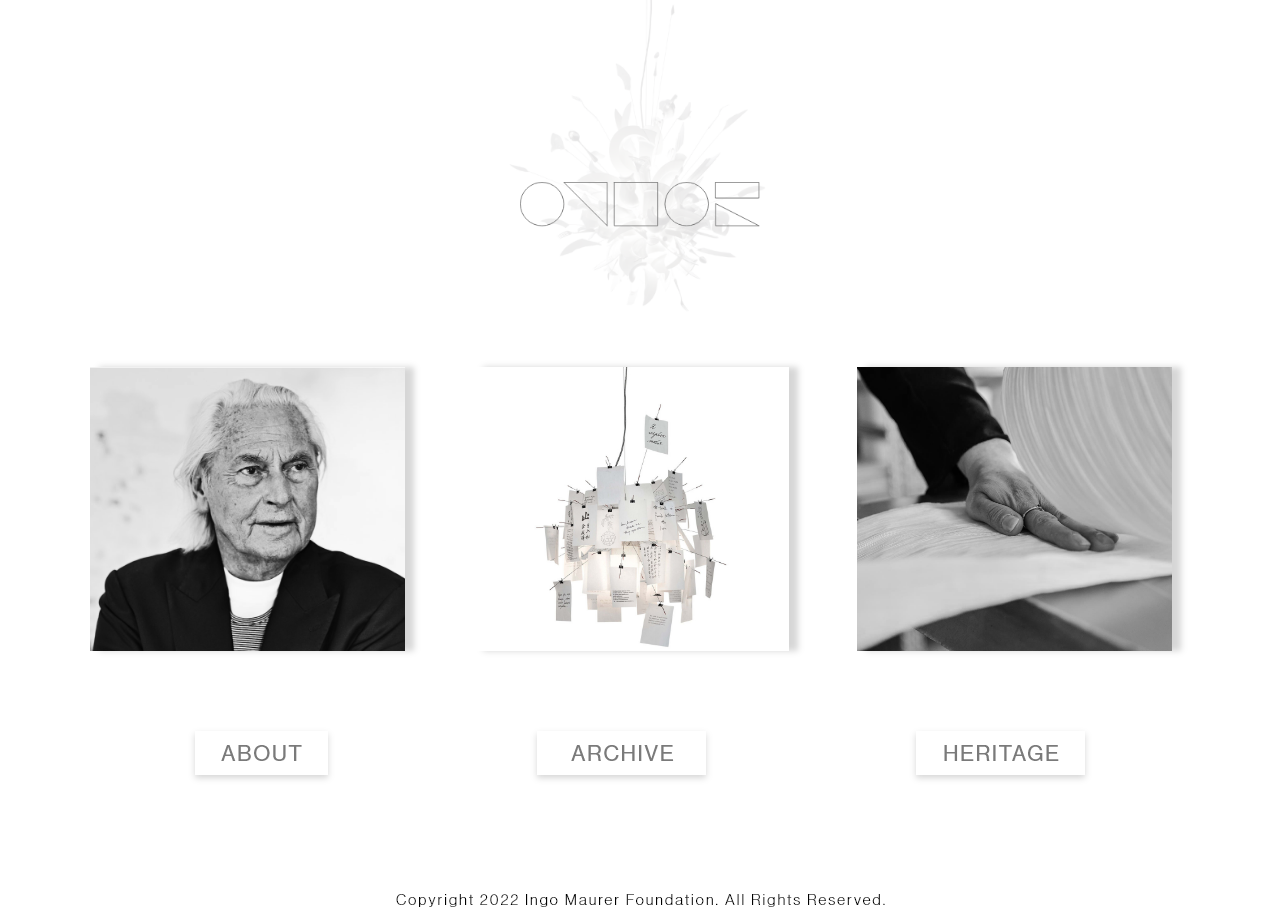
<file: index.html>
<!DOCTYPE html>
<html lang="ko">
<head>
    <meta charset="UTF-8">
    <meta http-equiv="X-UA-Compatible" content="IE=edge">
    <meta name="viewport" content="width=device-width, initial-scale=1.0">
    <title>Designer : Ingo Maurer</title> <link rel="stylesheet" href="master.css">
</head>
<body>
    </div>
    <div class="cont">
        <div class="wrap">
            <div class="box0 box1">
                <img src="img1/pg1_ 01.png">
            </div>
            <div class="box0 box2">
                <a href="sub01.html"><img src="img1/pg1_02.png"></a>
                <a href="sub02.html"><img src="img1/pg1_03.png"></a>
                <a href="sub03.html"><img src="img1/pg1_04.png"></a>
            </div>
            <div class="box0 box3">
                <a href="sub01.html"><img src="img1/pg1_06.png"></a>
                <a href="sub02.html"><img src="img1/pg1_07.png"></a>
                <a href="sub03.html"><img src="img1/pg1_08.png"></a>
            </div>
            <div class="box0 box4">
                <img src="img1/pg1_09.png">
            </div>
        </div>
    </div>
</body>
</html>
</file>
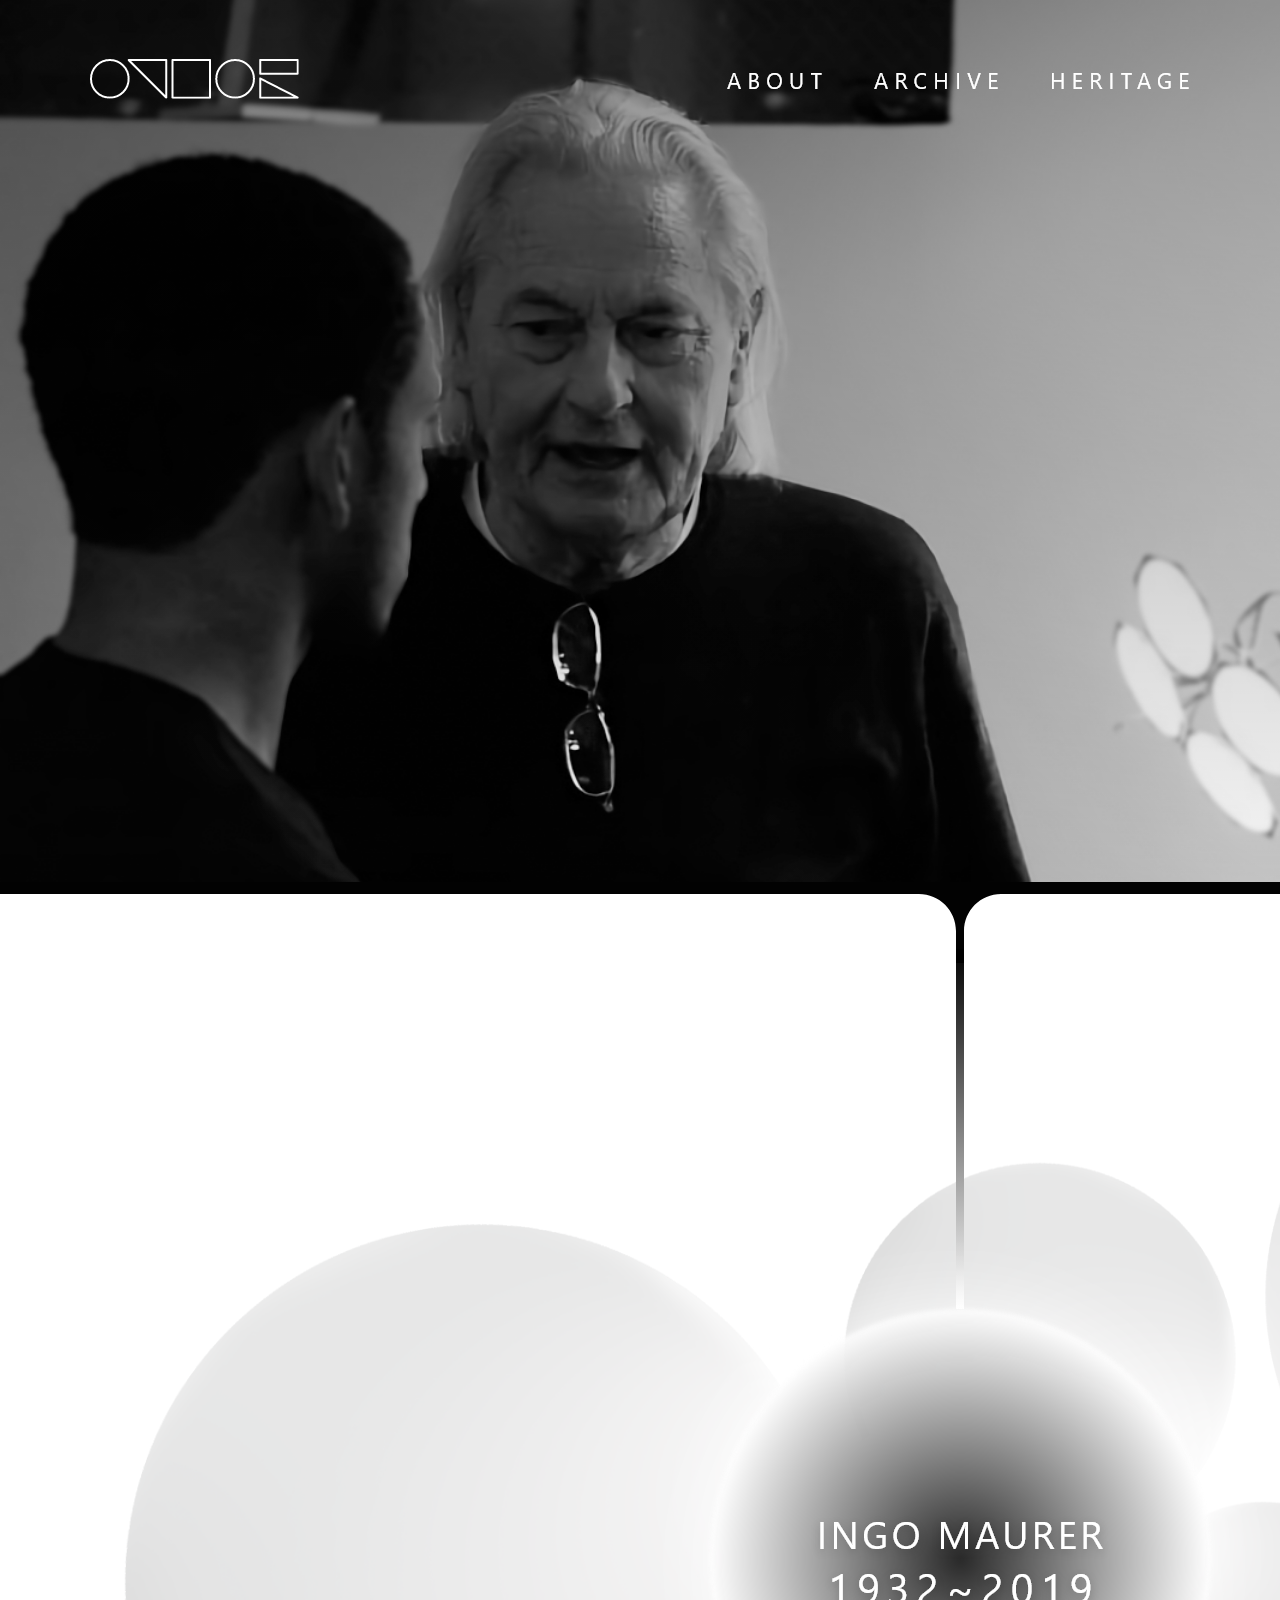
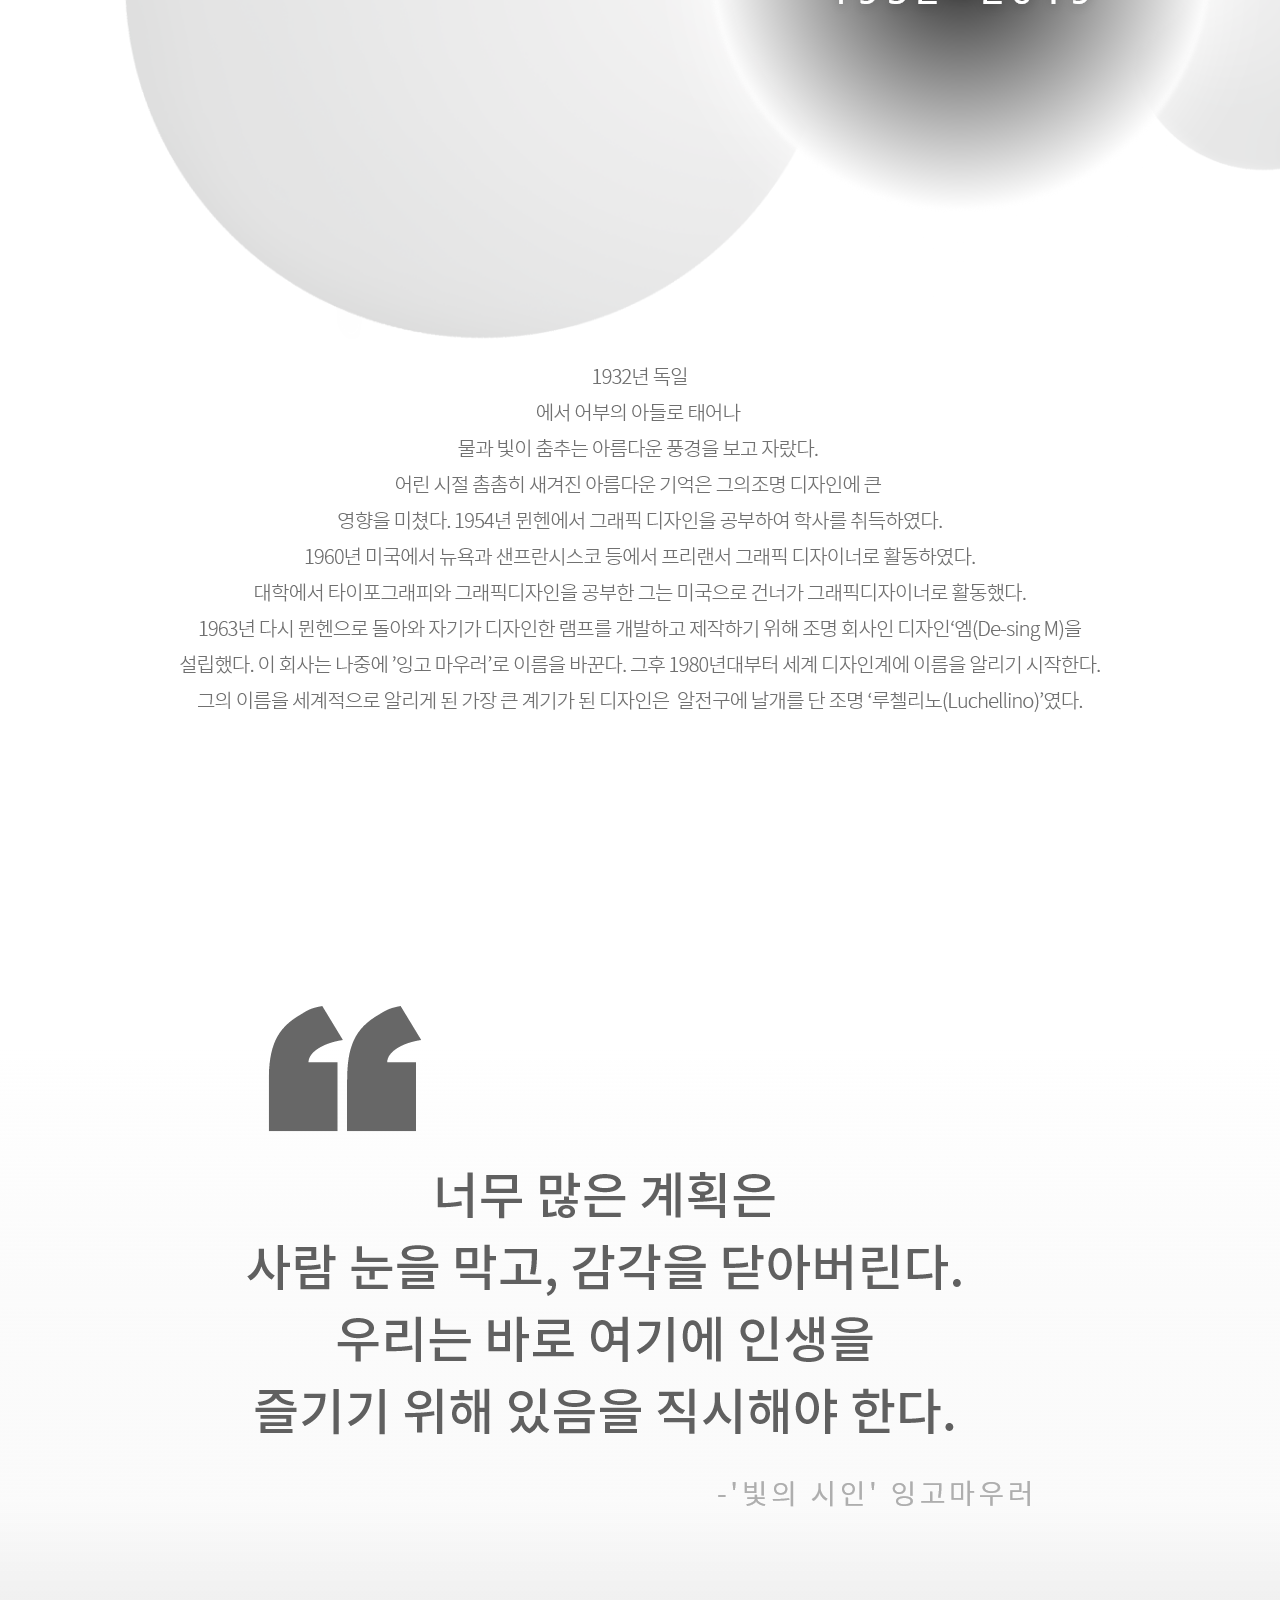
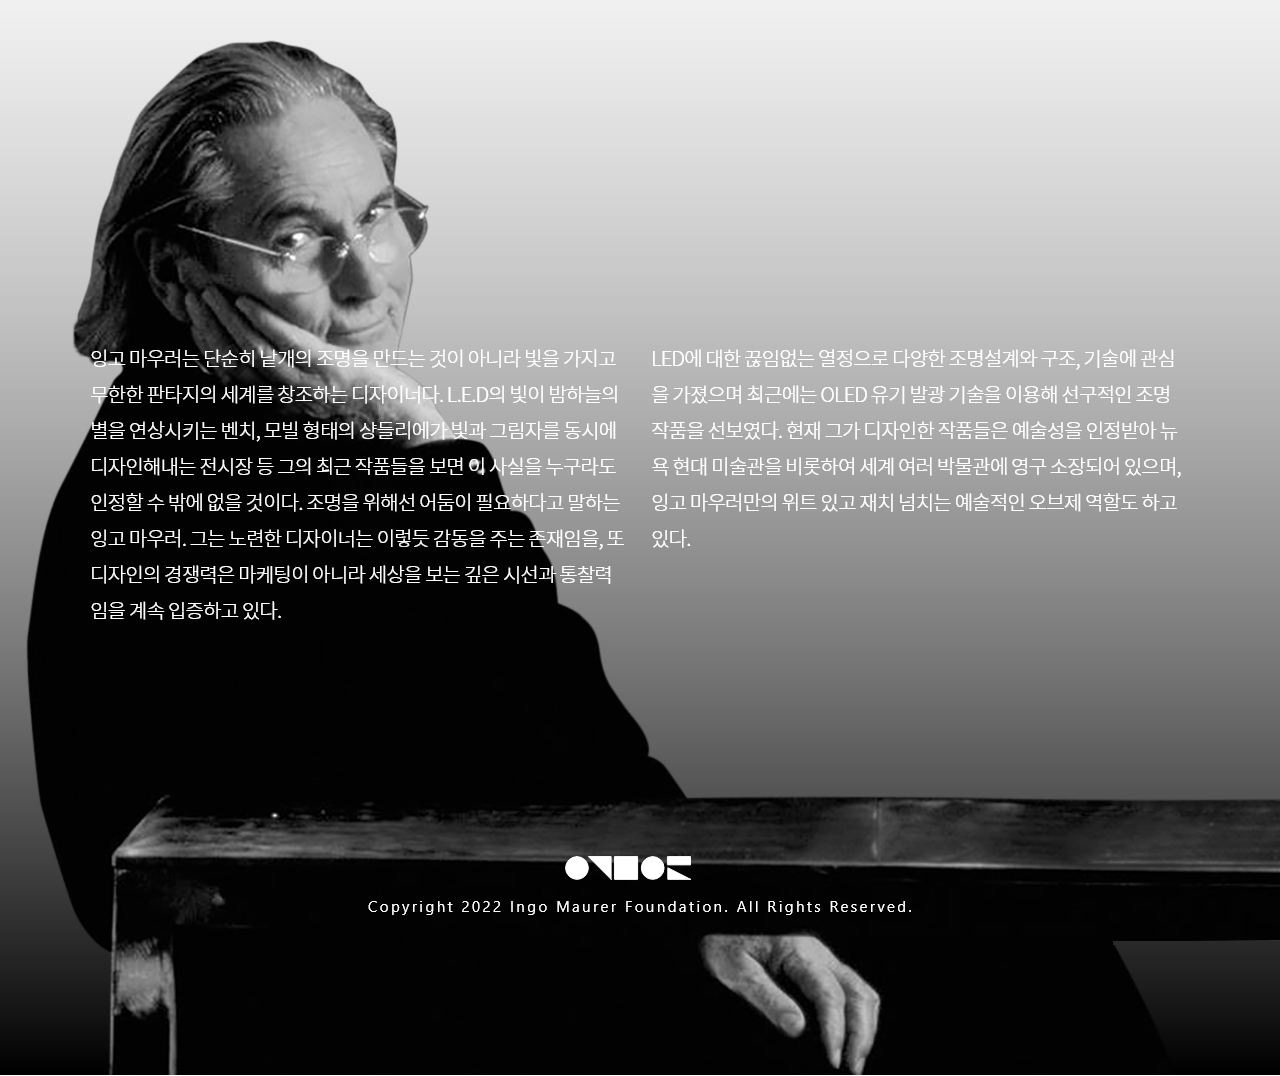
<file: sub01.html>
<!DOCTYPE html>
<html lang="ko">
<head>
    <meta charset="UTF-8">
    <meta http-equiv="X-UA-Compatible" content="IE=edge">
    <meta name="viewport" content="width=device-width, initial-scale=1.0">
    <title>About : Ingo Maurer</title> <link rel="stylesheet" href="master.css">
</head>
<body>
    <section>
        <div class="s01_b00 s01_b01">
            <nav>
                <ul>
                    <li class="bt00"><a href="index.html"><img src="sub1/m01.png"></a></li>
                    <li class="bt99"></li>
                    <li class="bt01"><a href="sub01.html"><img src="sub1/m02.png"></a></li>
                    <li class="bt02"><a href="sub02.html"><img src="sub1/m03.png"></a></li>
                    <li class="bt03"><a href="sub03.html"><img src="sub1/m04.png"></a></li>
                </ul>
            </nav>
        </div>
        <div class="s01_b00 s01_b02">
            <img src="sub1/s01_02.png">
        </div>
        <div class="s01_b00 s01_b03"></div>
        <div class="s01_b00 s01_b04">
            <img src="sub1/s01_03.png">
        </div>
        <div class="s01_b00 s01_b05"></div>
        <div class="s01_b00 s01_b06">
            <img src="sub1/s01_04.png" alt="">
        </div>
        <div class="s01_b00 s01_b07"></div>
        <div class="s01_b00 s01_b08">
            <img src="sub1/s01_05.png">
        </div>
        <div class="s01_b00 s01_b09"></div>

        <div class="ft">
            <img src="sub1/s01_06.png">
        </div>
    </section>
</body>



</html>
</file>
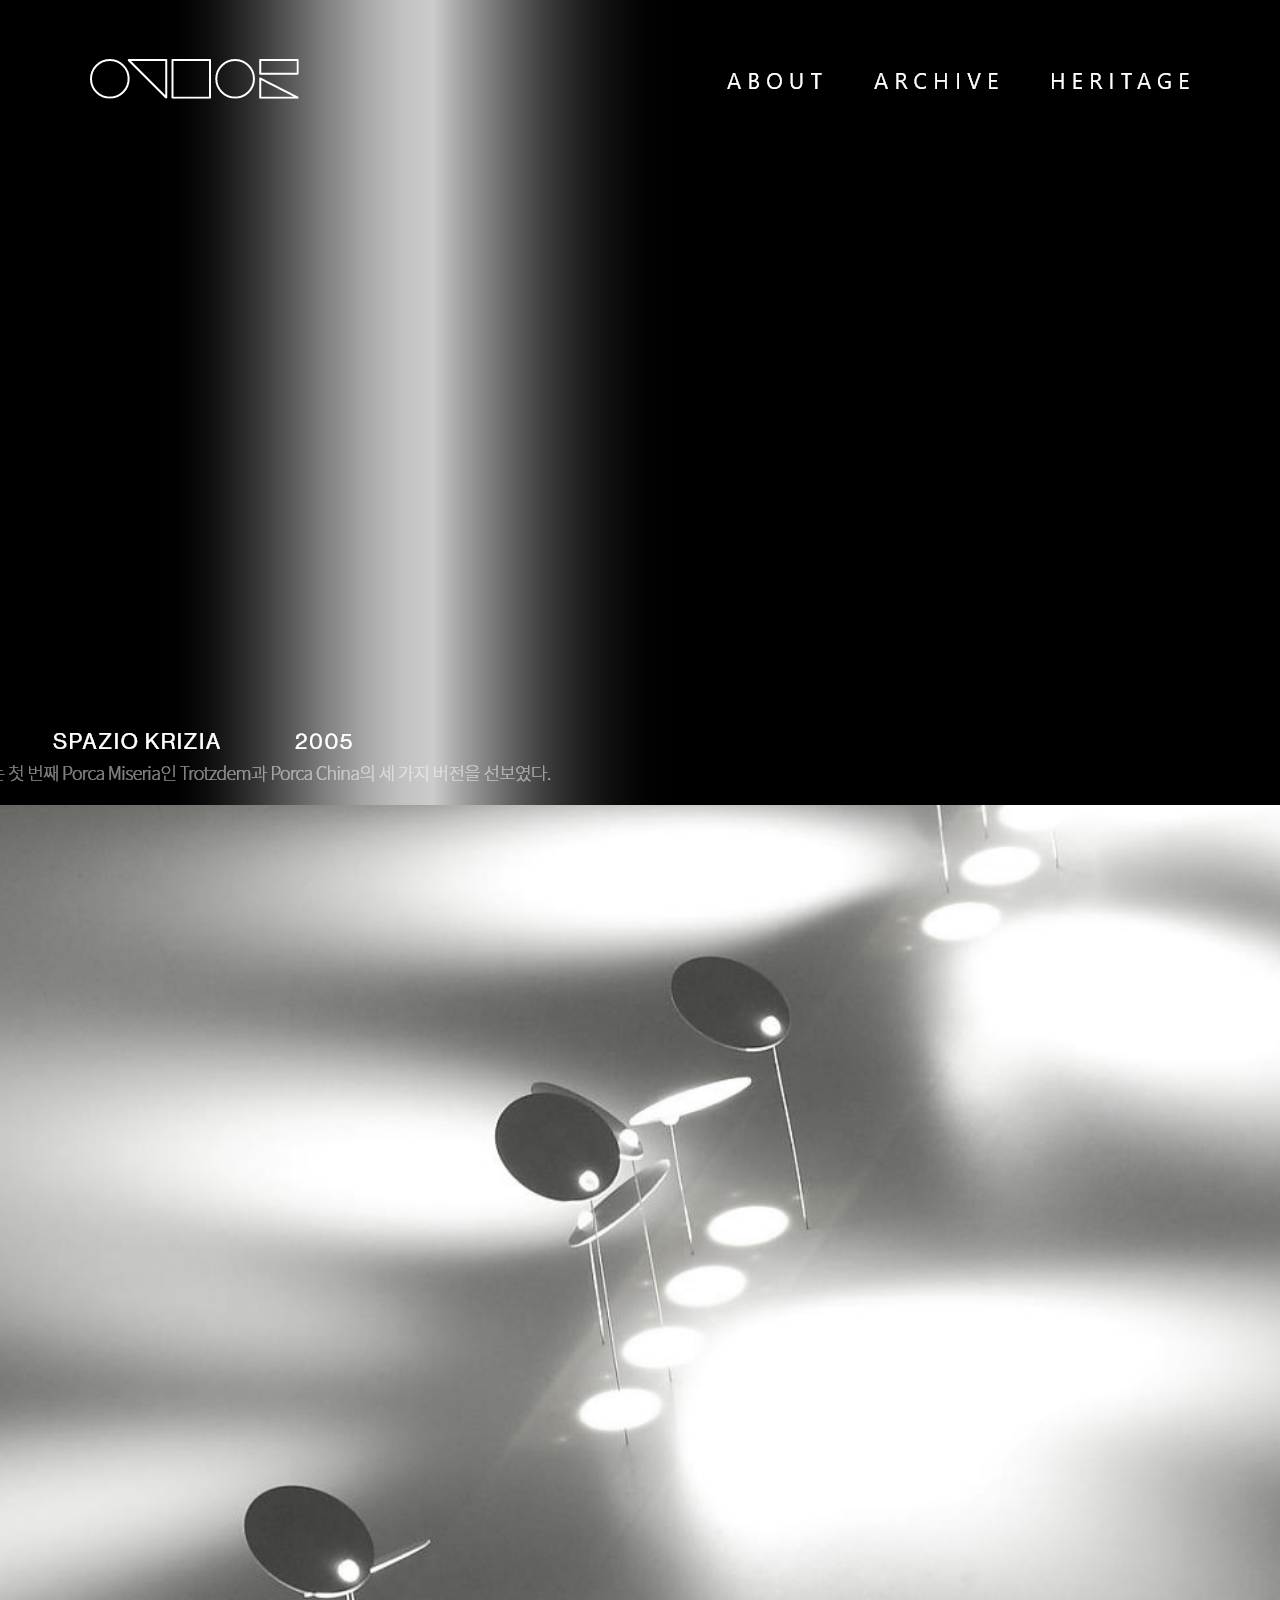
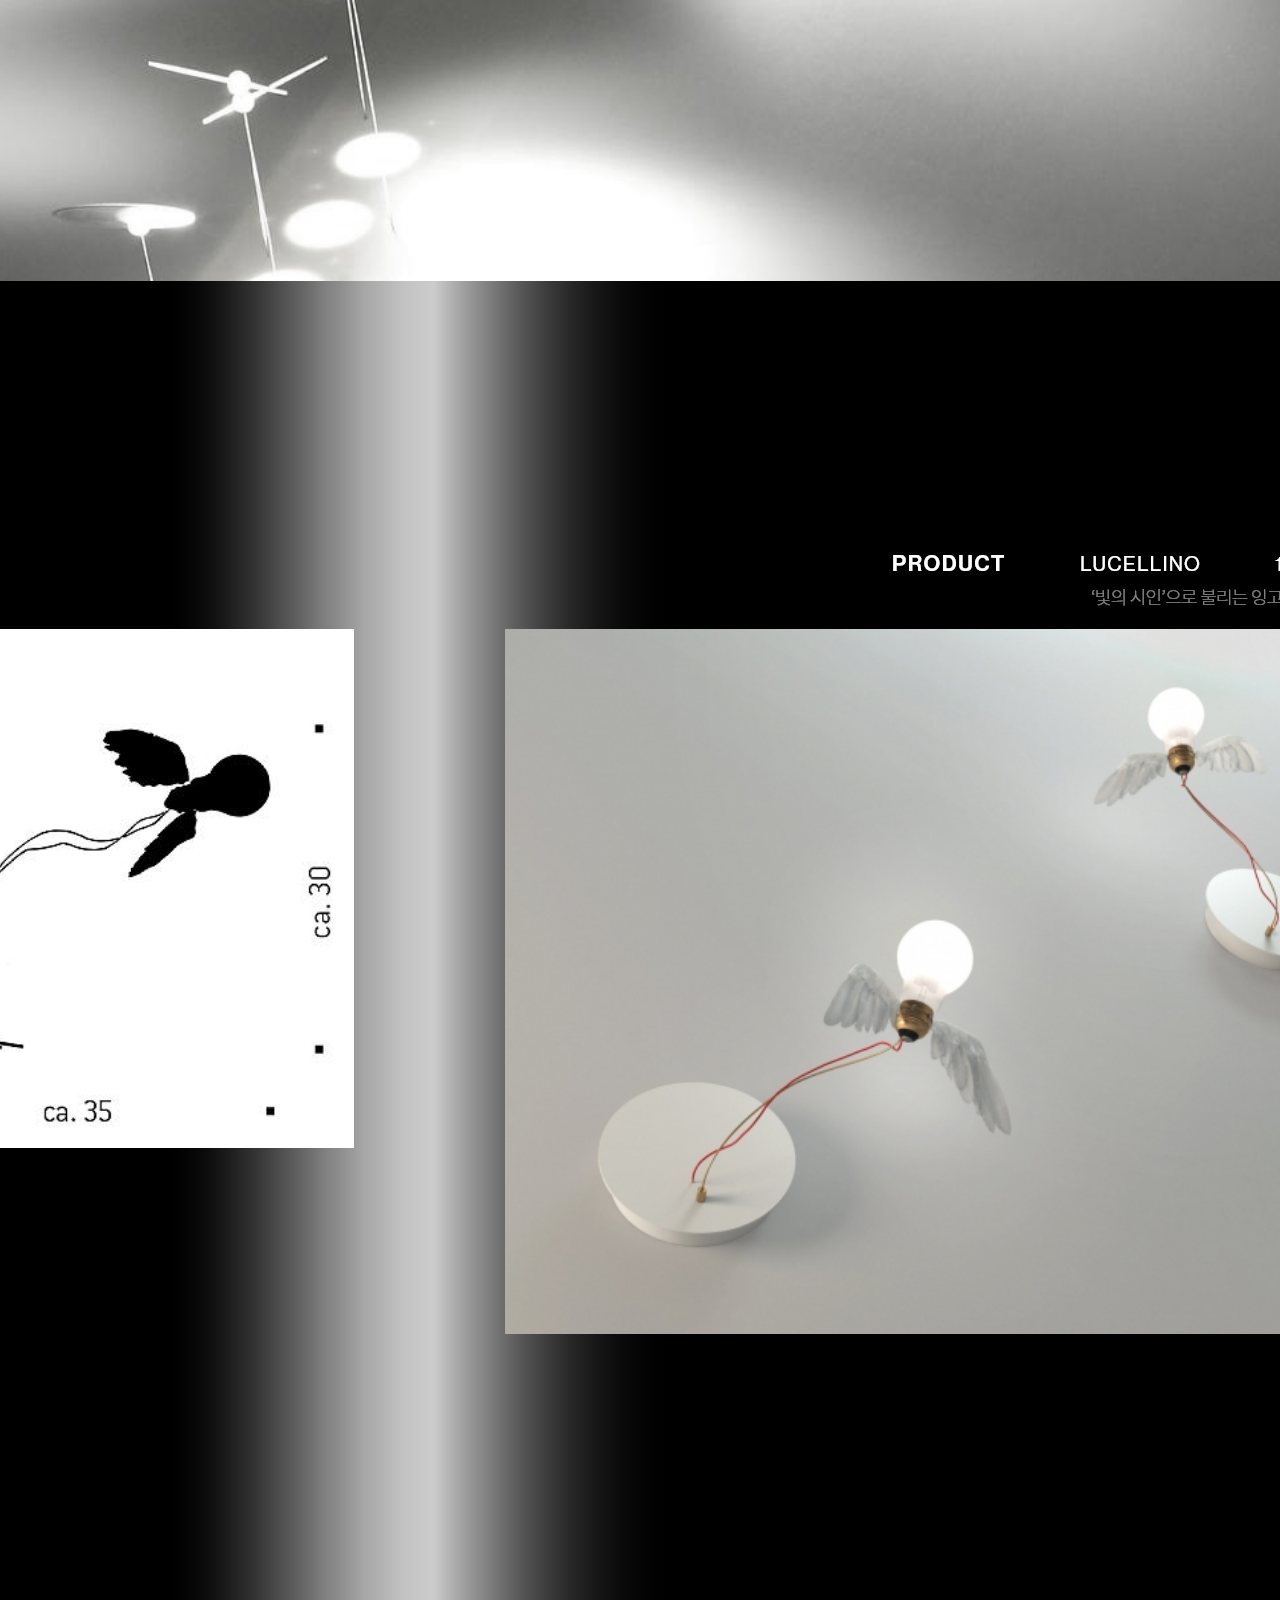
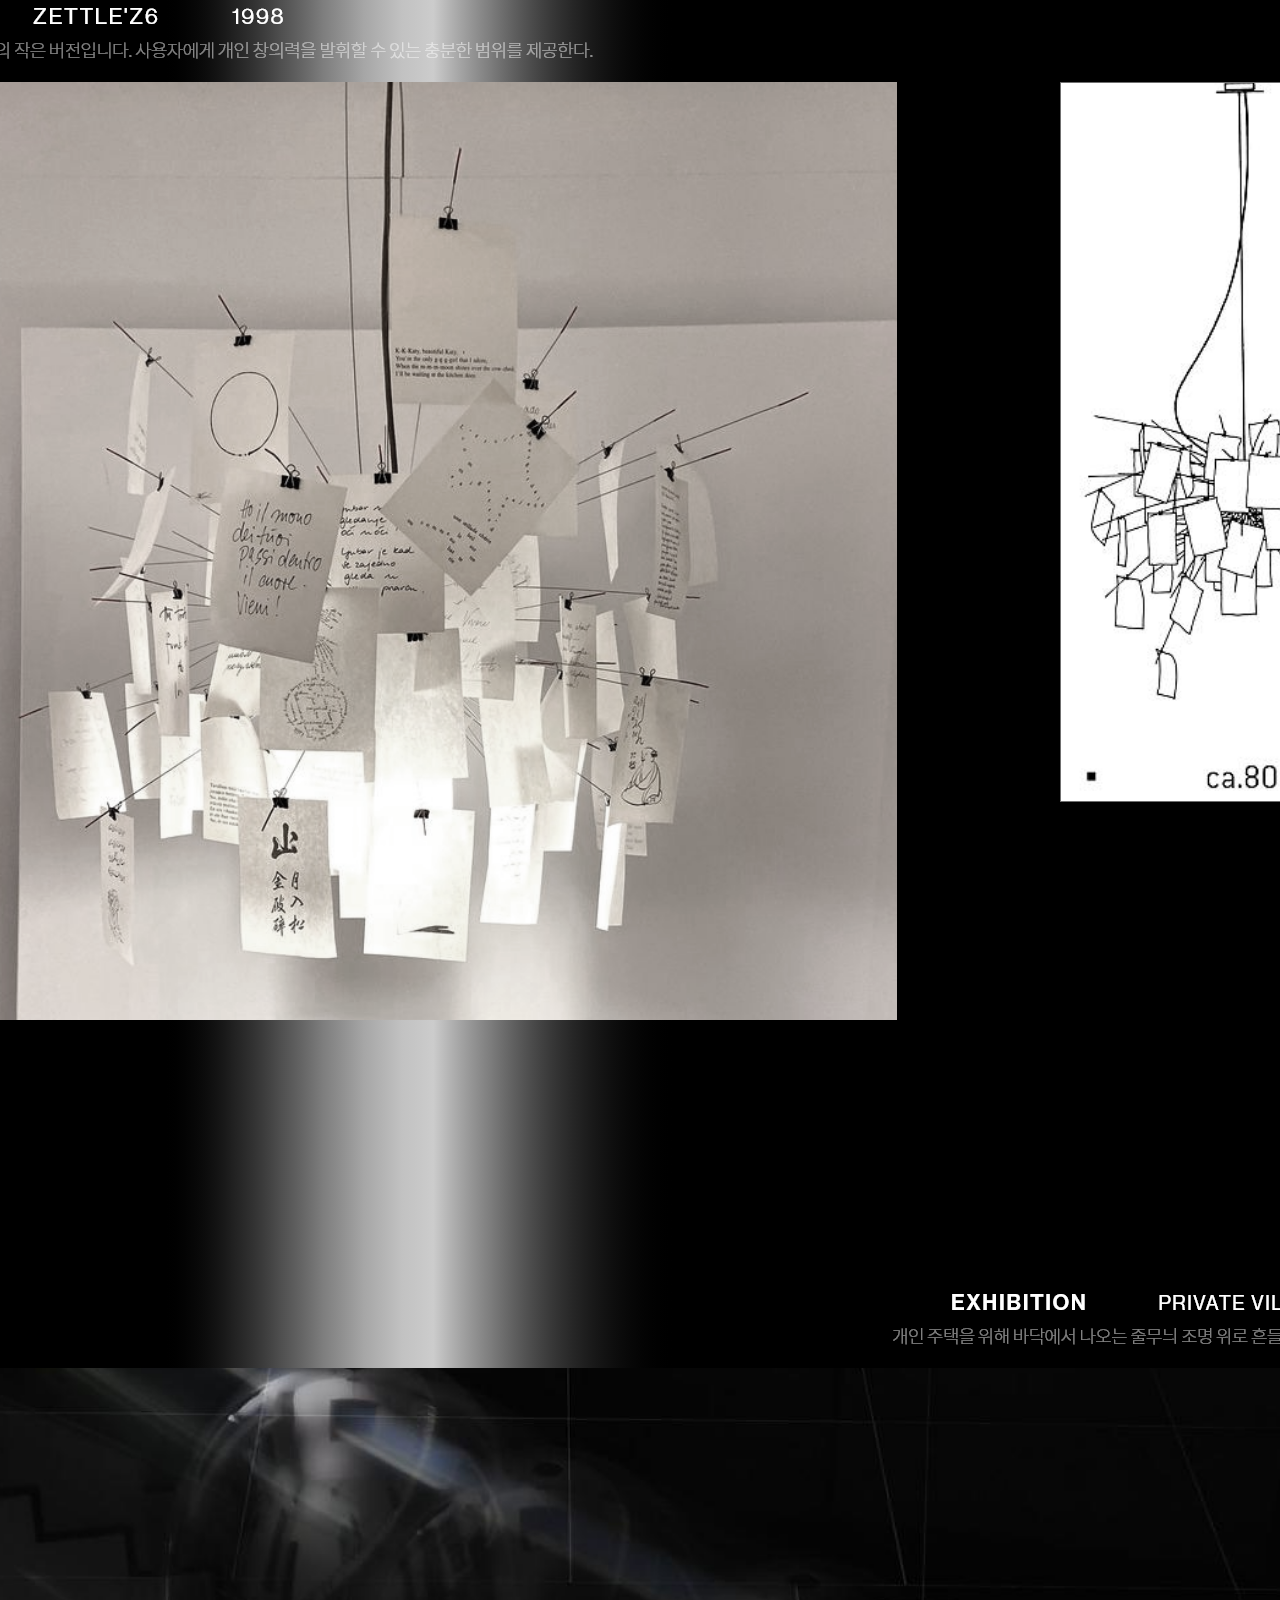
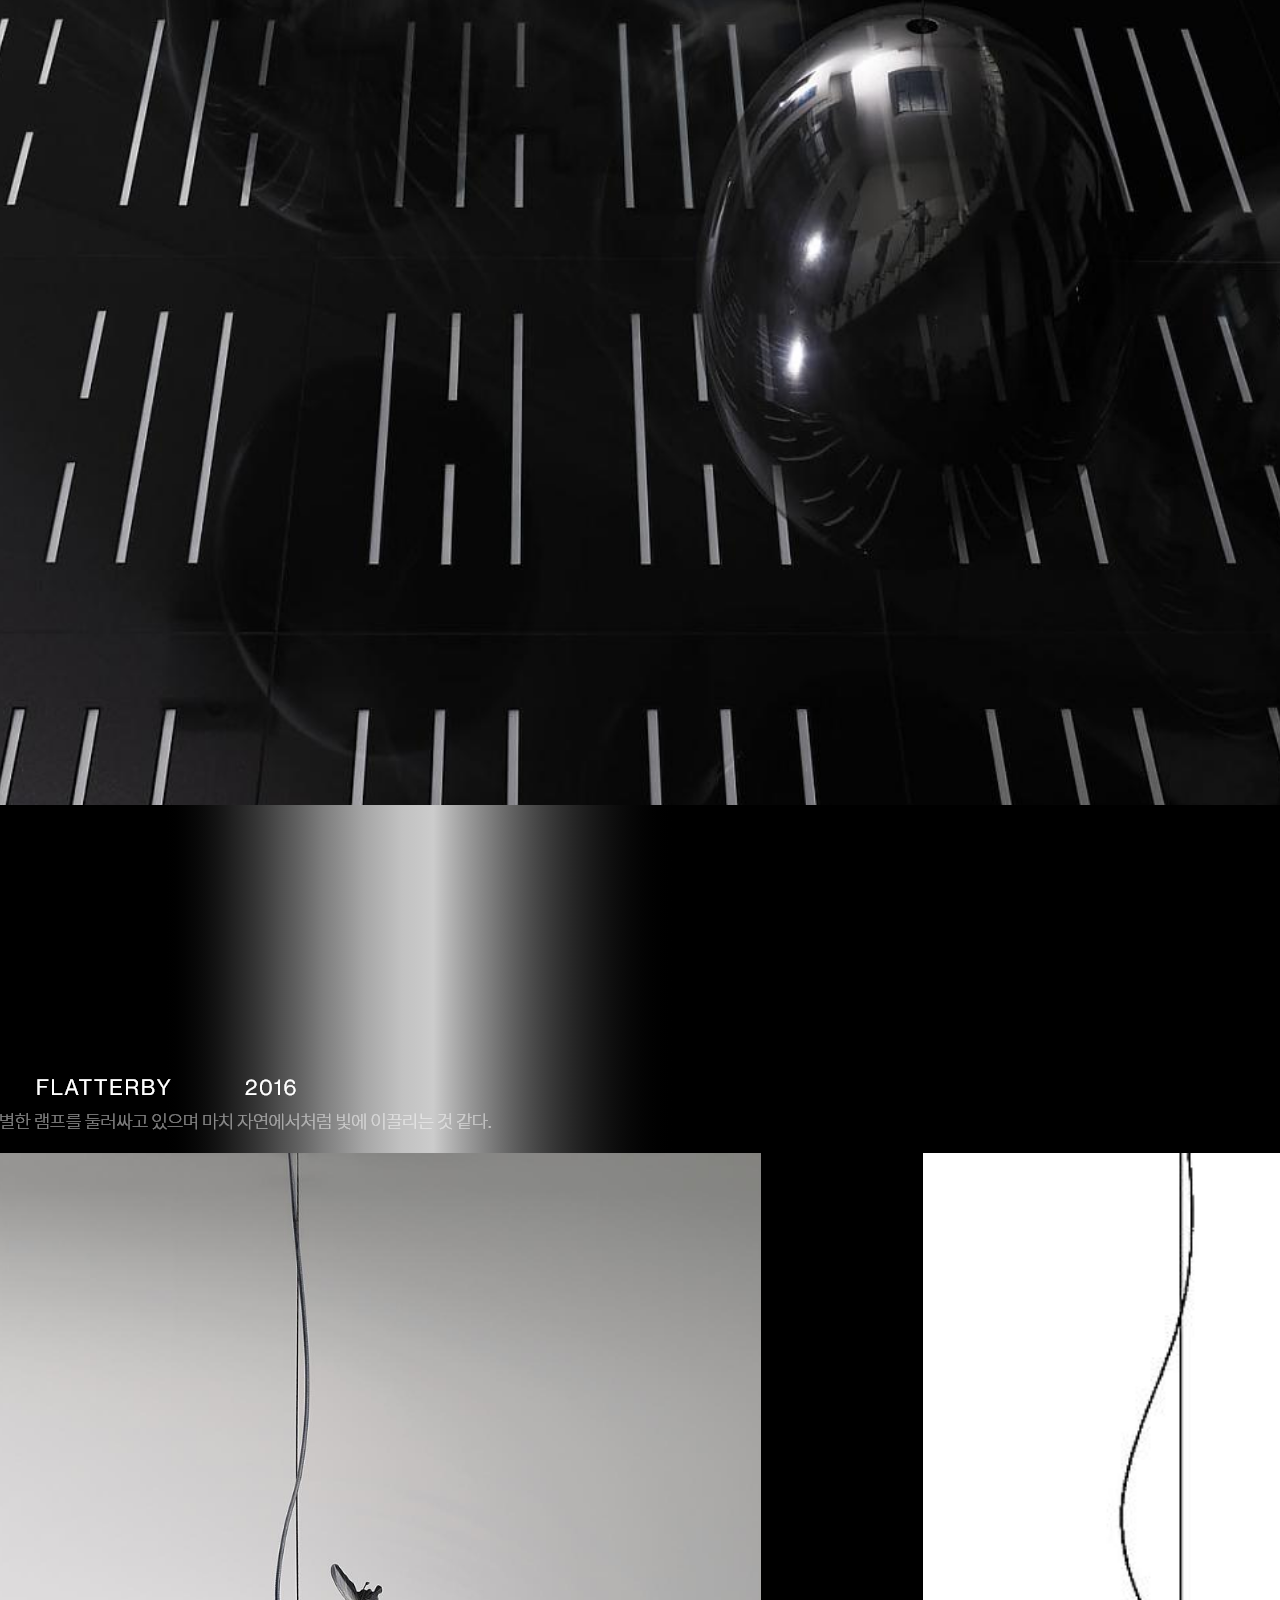
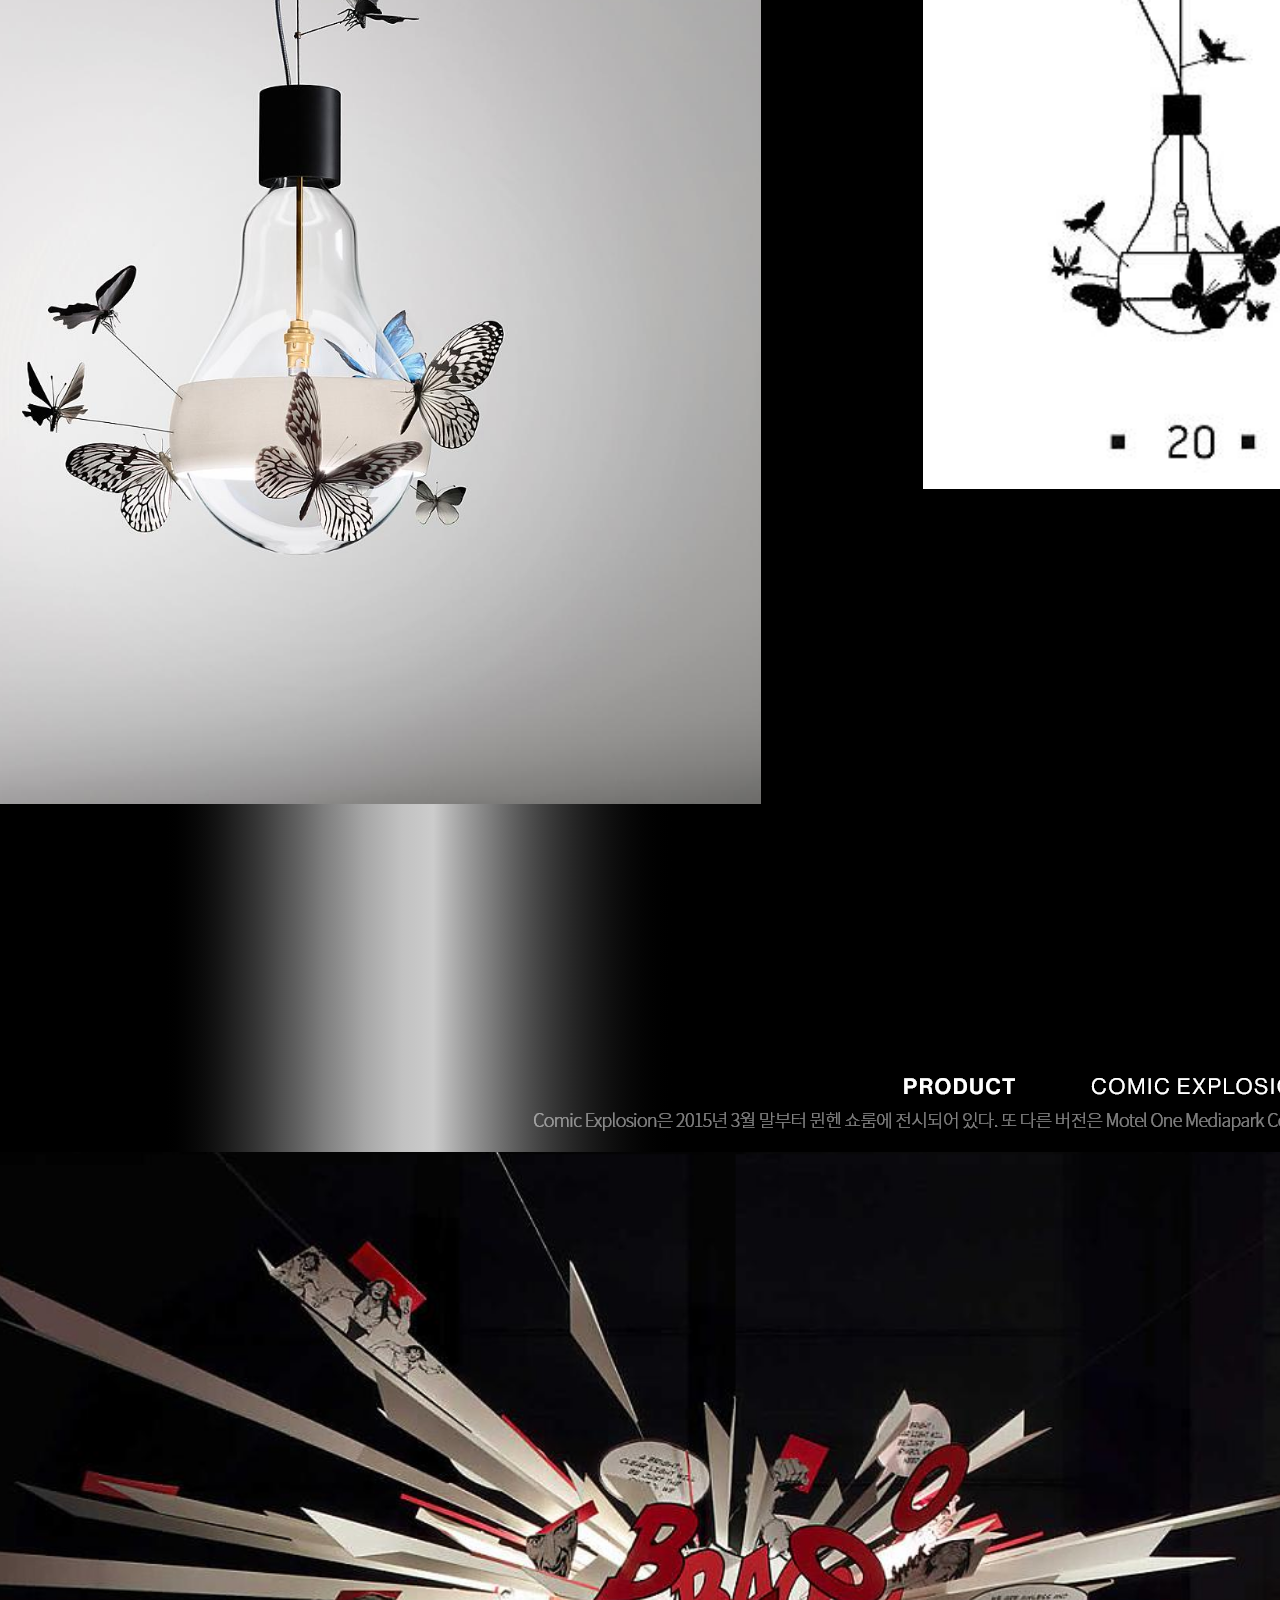
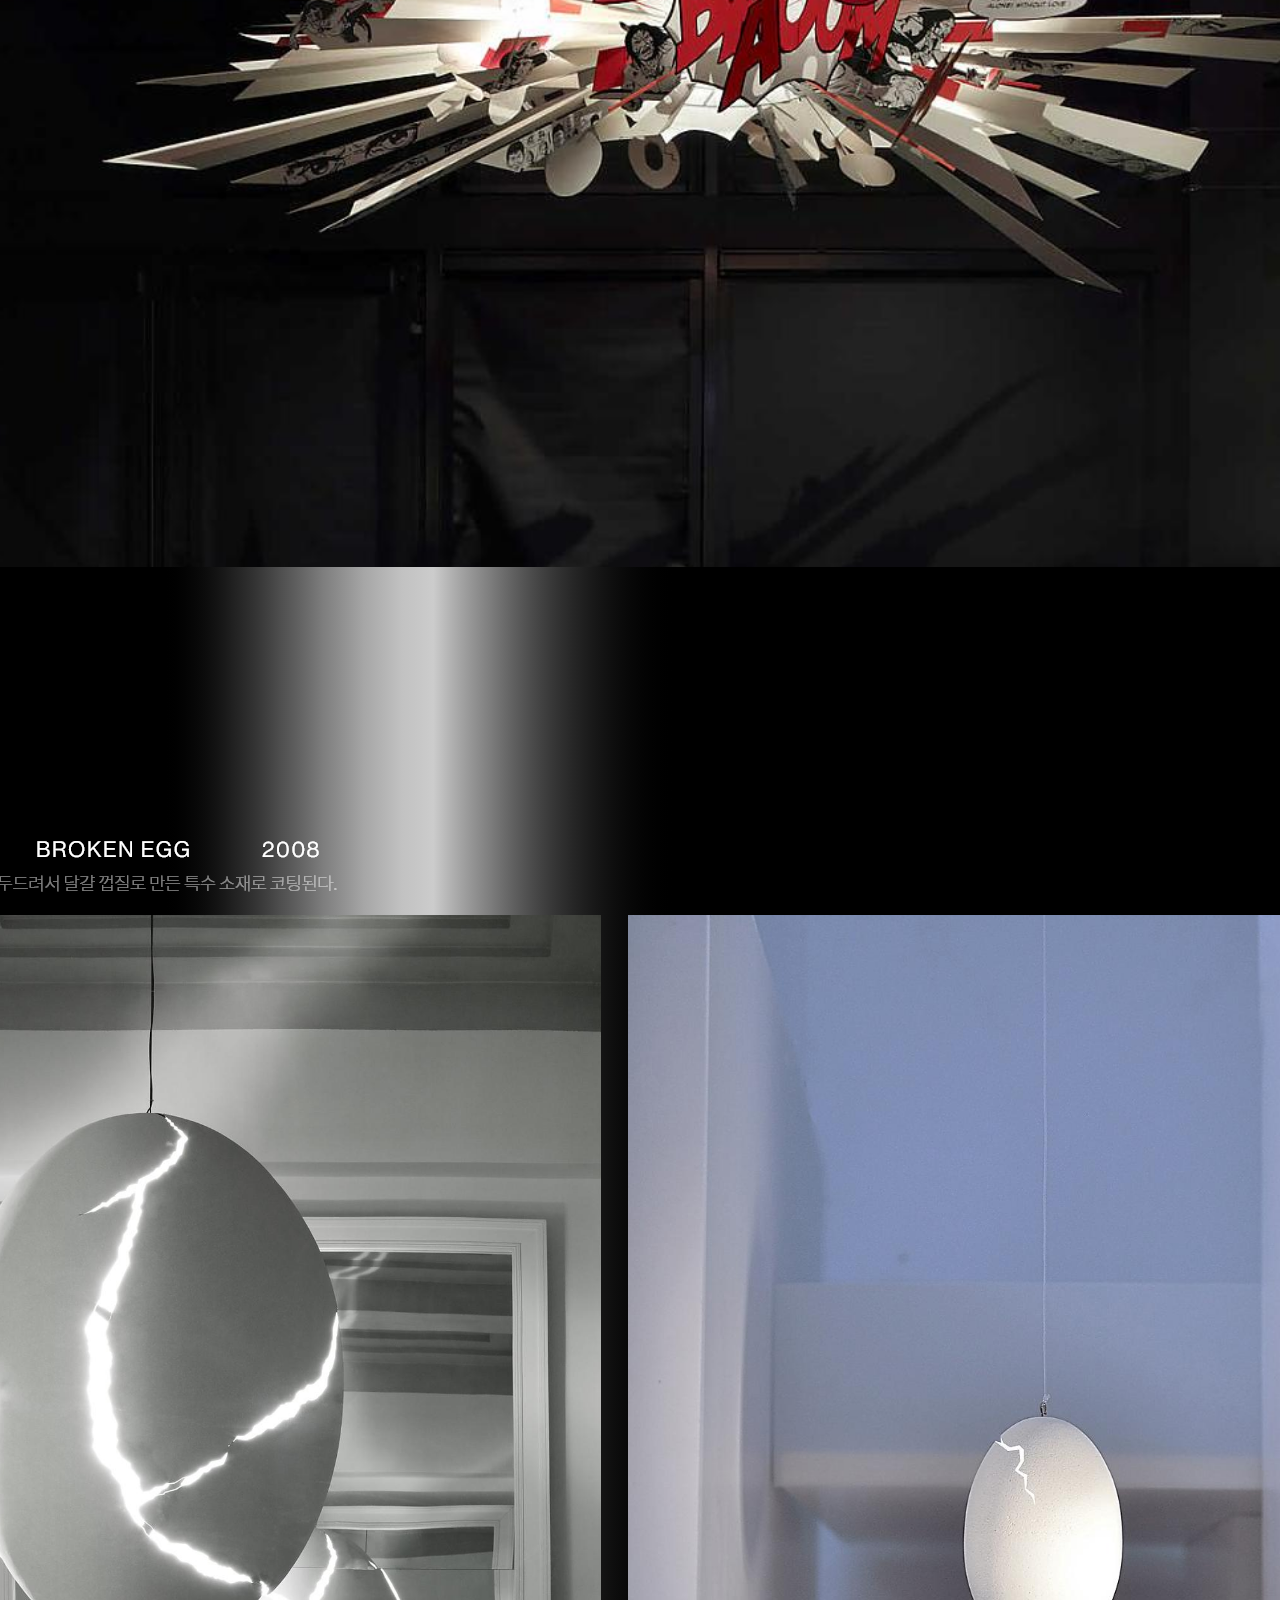
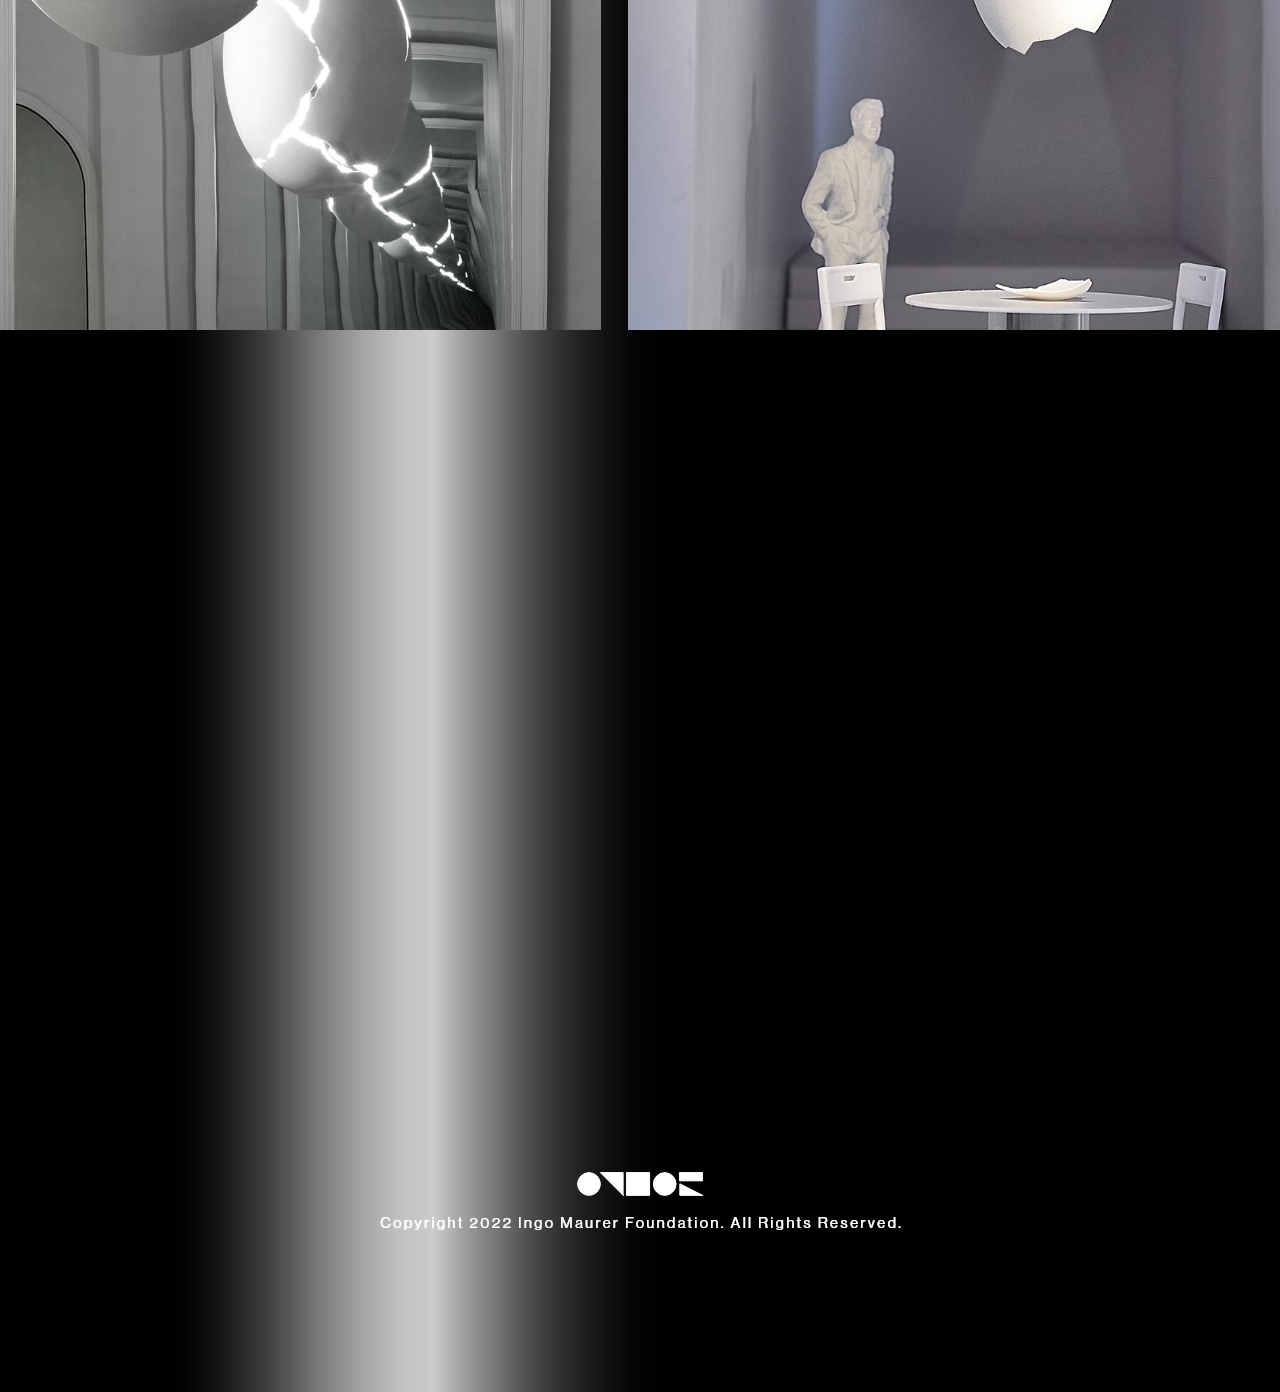
<file: sub02.html>
<!DOCTYPE html>
<html lang="ko">
<head>
    <meta charset="UTF-8">
    <meta http-equiv="X-UA-Compatible" content="IE=edge">
    <meta name="viewport" content="width=device-width, initial-scale=1.0">
    <title>Archive : Ingo Maurer</title> <link rel="stylesheet" href="master.css">
</head>
<body>
    <section class="section2">
        <div class="s02_b00 s02_b01">
            <nav>
                <ul>
                    <li class="bt00"><a href="index.html"><img src="sub1/m01.png"></a></li>
                    <li class="bt99"></li>
                    <li class="bt01"><a href="sub01.html"><img src="sub1/m02.png"></a></li>
                    <li class="bt02"><a href="sub02.html"><img src="sub1/m03.png"></a></li>
                    <li class="bt03"><a href="sub03.html"><img src="sub1/m04.png"></a></li>
                </ul>
             </nav>
        </div>
        <div class="s02_b00 s02_b02">
            <a href="https://www.ingo-maurer.com/en/info/showrooms/exhibitions/"target="_blank">
            <img src="sub2/s02_01.png"></a>
        </div>
        <div class="s02_b00 s02_b03"></div>
        <div class="s02_b00 s02_b04">
            <a href="https://www.ingo-maurer.com/en/products/lucellino-table/"target="_blank">
            <img src="sub2/s02_02.png">
            </a>
        </div>
        <div class="s02_b00 s02_b05"></div>
        <div class="s02_b00 s02_b06">
            <a href="https://www.ingo-maurer.com/en/products/zettelz-6/"target="_blank">
            <img src="sub2/s02_03.png">
            </a>
        </div>
        <div class="s02_b00 s02_b07"></div>
        <div class="s02_b00 s02_b08">
            <a href="https://www.ingo-maurer.com/en/projects/private-villa-schweiz/"target="_blank">
            <img src="sub2/s02_04.png">
        </a>
        </div>
        <div class="s02_b00 s02_b09"></div>
        <div class="s02_b00 s02_b010">
            <a href="https://www.ingo-maurer.com/en/products/johnny-b-butterfly/"target="_blank">
            <img src="sub2/s02_05.png">
            </a>
        </div>
        <div class="s02_b00 s02_b011"></div>
        <div class="s02_b00 s02_b012">
            <a href="https://www.ingo-maurer.com/en/products/comic-explosion/">
            <img src="sub2/s02_08.png"></a>
        </div>
        <div class="s02_b00 s02_b013"></div>
        <div class="s02_b00 s02_b014">
            <a href="https://www.ingo-maurer.com/en/products/broken-egg/">
            <img src="sub2/s02_09.png"></a>
        </div>
        <div class="s02_b00 s02_b015"></div>

        <div class="ft2">
            <img src="sub2/s02_06.png">
        </div>
</file>
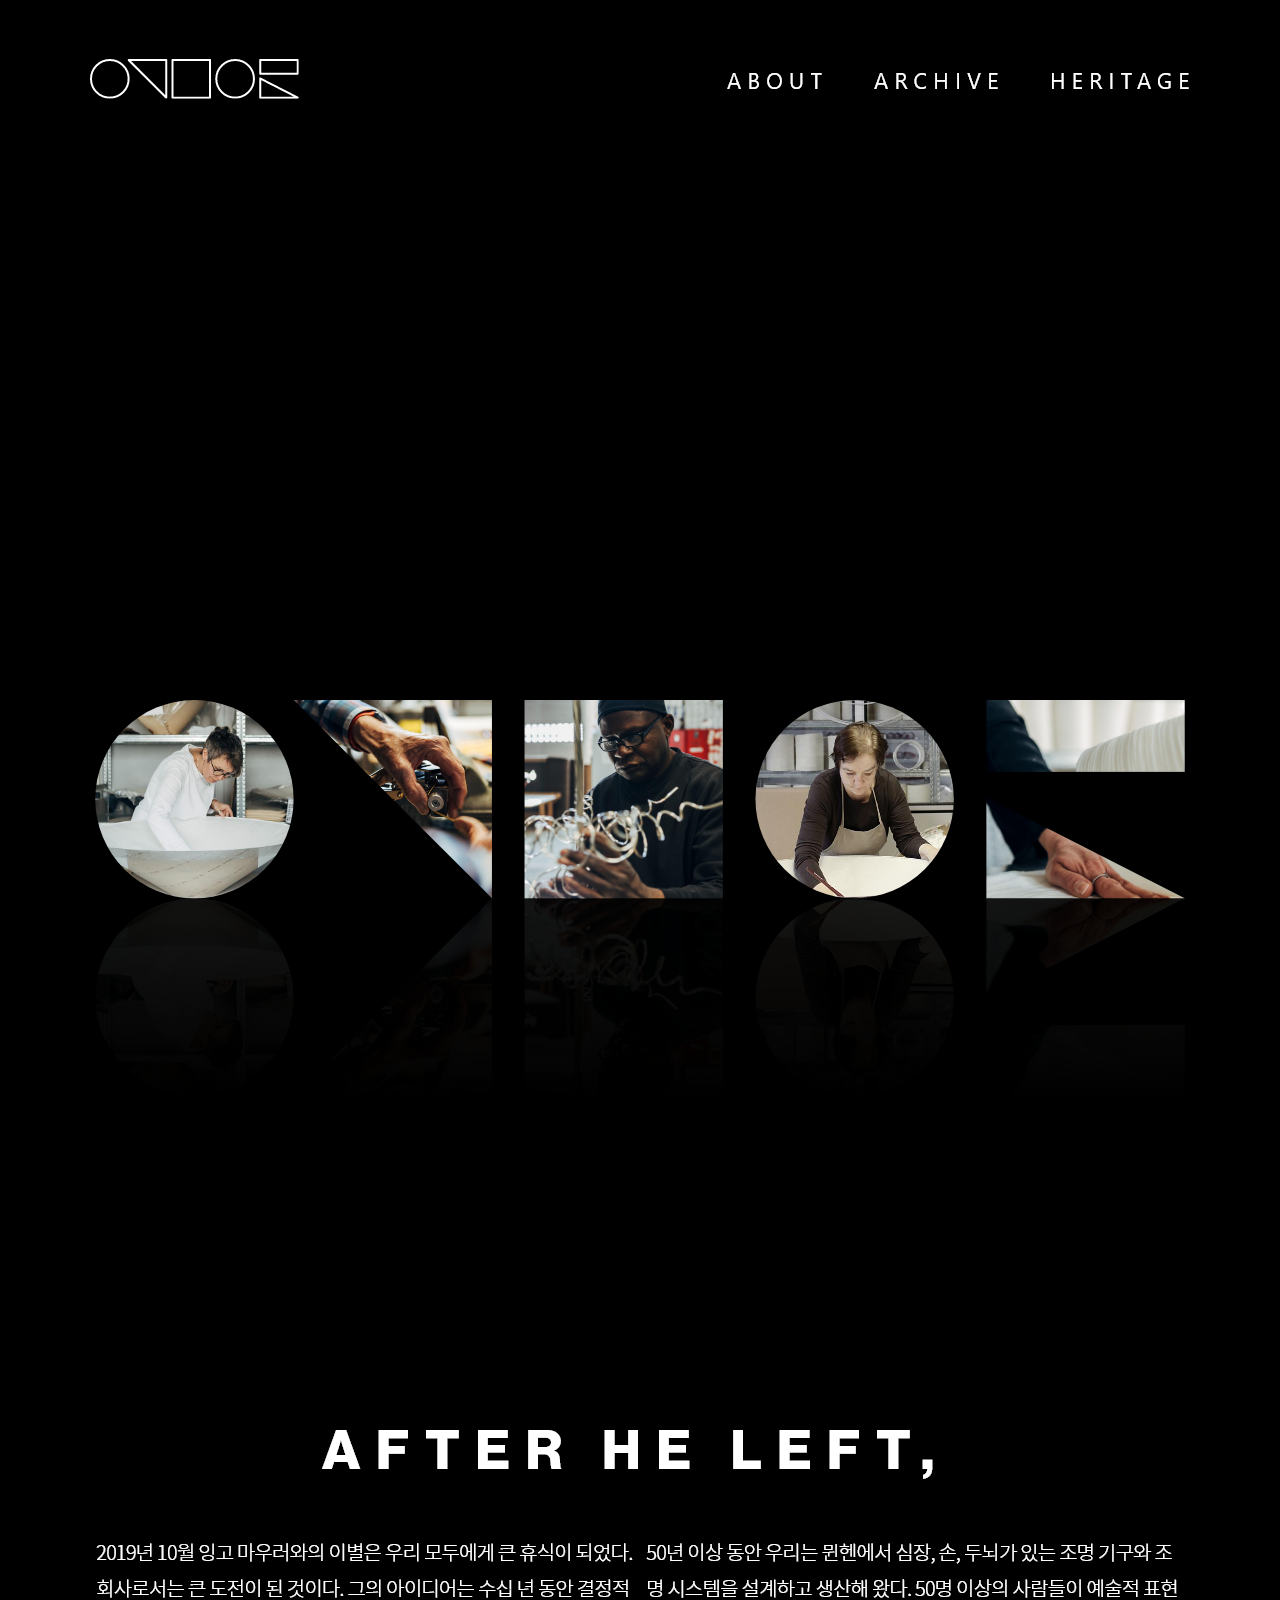
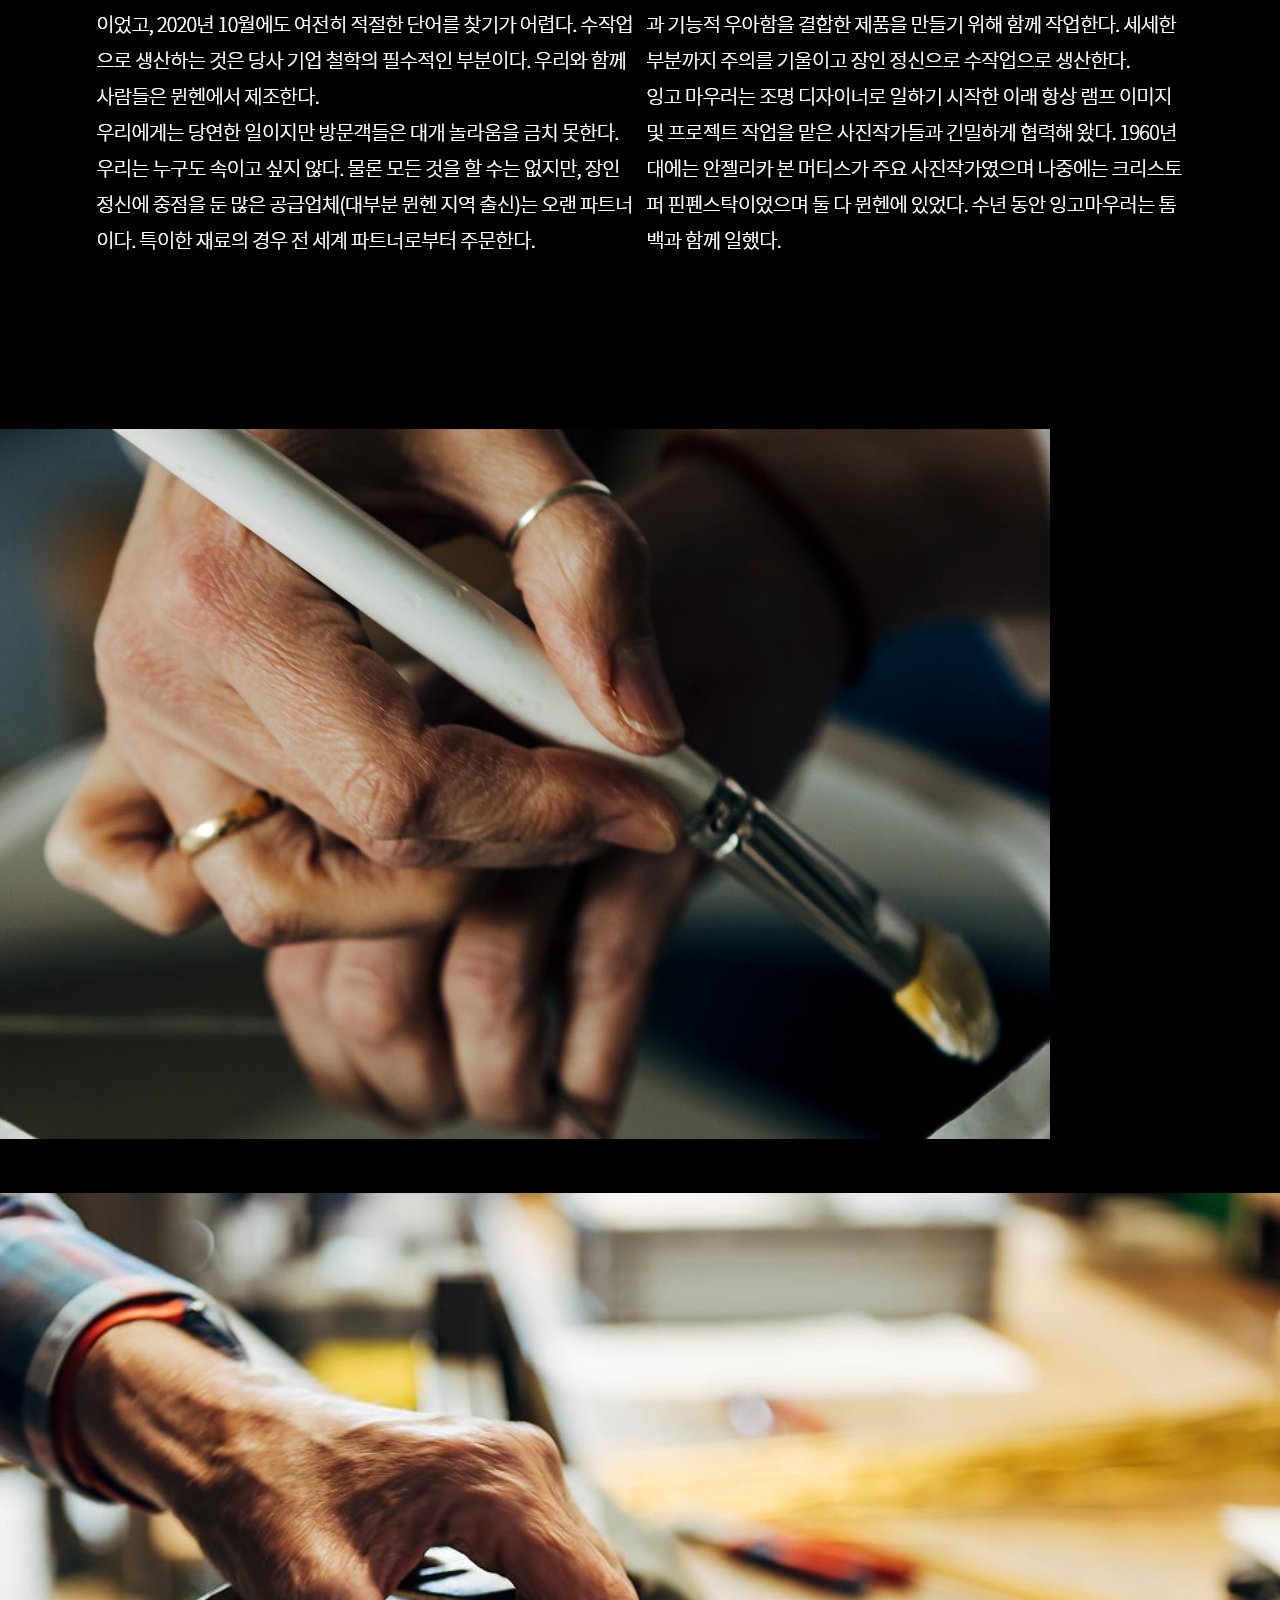
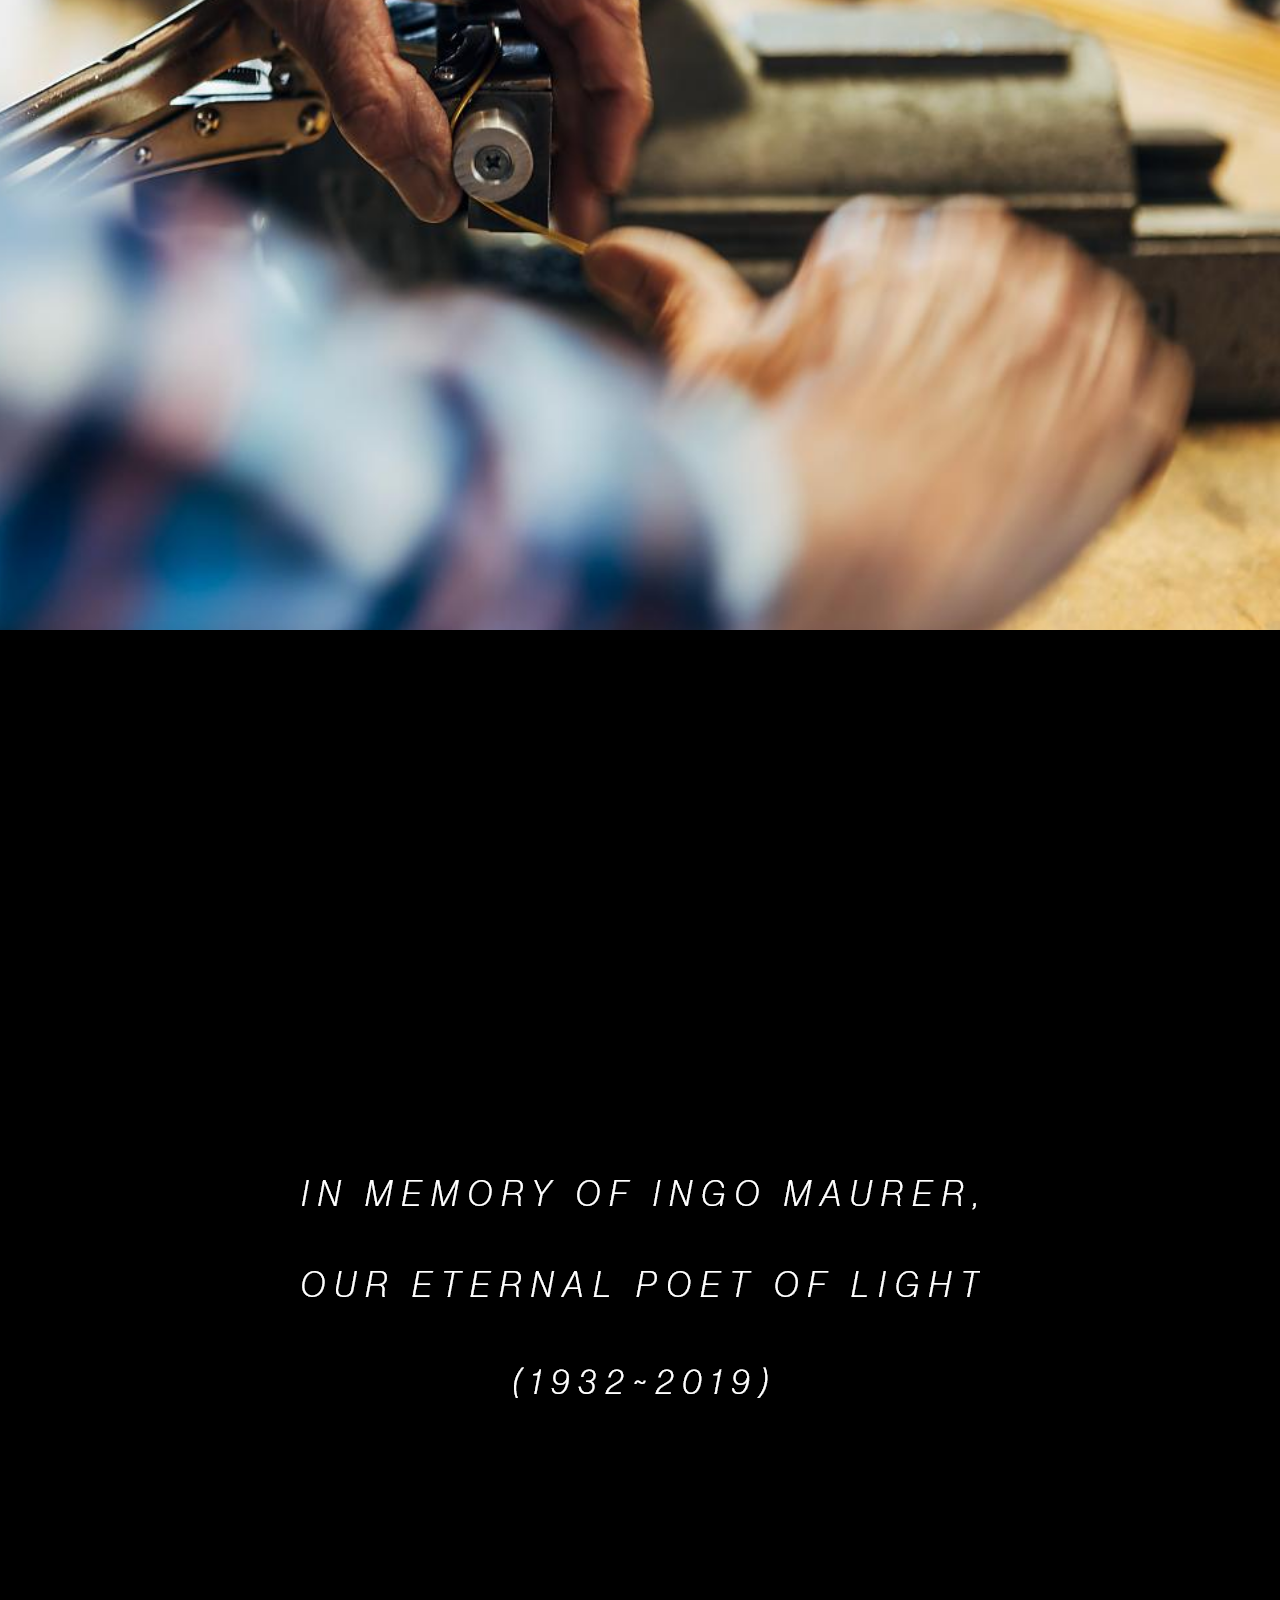
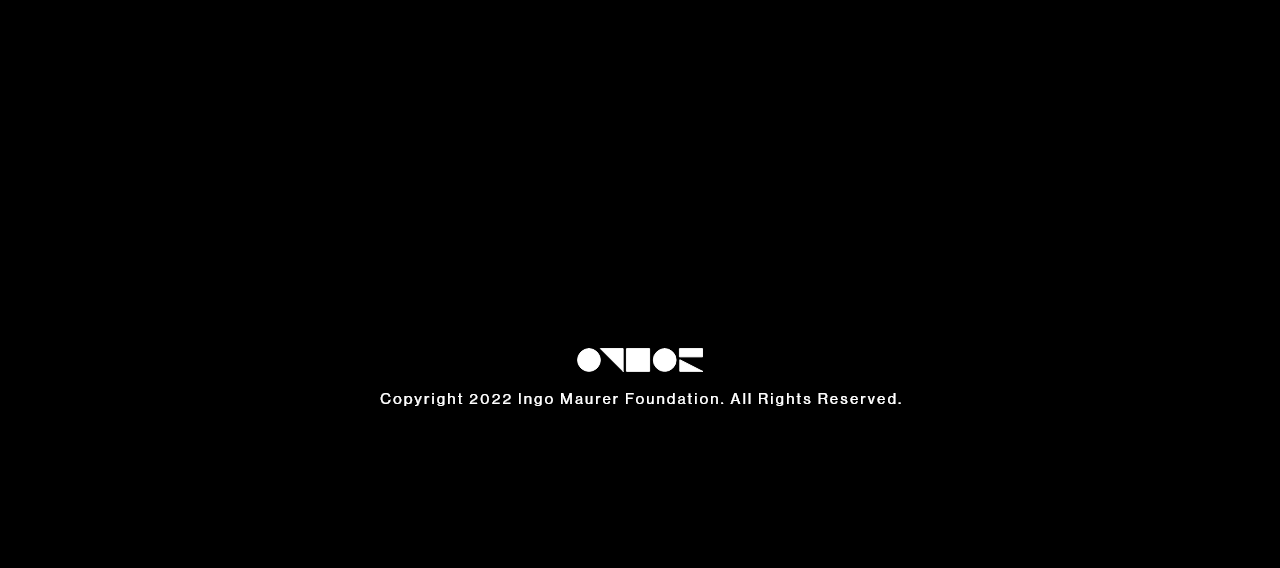
<file: sub03.html>
<!DOCTYPE html>
<html lang="ko">
<head>
    <meta charset="UTF-8">
    <meta http-equiv="X-UA-Compatible" content="IE=edge">
    <meta name="viewport" content="width=device-width, initial-scale=1.0">
    <title>heritage : Ingo Maurer</title> <link rel="stylesheet" href="master.css">
</head>
<body>
    <div class="cont2">
        <div class="s03_b00 s03_b01">
            <nav>
                <ul>
                    <li class="bt00"><a href="index.html"><img src="sub1/m01.png"></a></li>
                    <li class="bt99"></li>
                    <li class="bt01"><a href="sub01.html"><img src="sub1/m02.png"></a></li>
                    <li class="bt02"><a href="sub02.html"><img src="sub1/m03.png"></a></li>
                    <li class="bt03"><a href="sub03_html"><img src="sub1/m04.png"></a></li>
                </ul>
             </nav>
        </div>
        <div class="s03_b00 s03_b01"></div>
        <div class="s03_b00 s03_b02">
            <img src="sub3/s03_01.png">
        </div>
        <div class="s03_b00 s03_b03"></div>
        <div class="s03_b00 s03_b04">
            <img src="sub3/s03_02.png">
        </div>
        <div class="s03_b00 s03_b05"></div>
        <div class="s03_b00 s03_b06">
            <img src="sub3/s03_03.png">
        </div>
        <div class="s03_b00 s03_b07"></div>
        <div class="s03_b00 s03_b08">
            <img src="sub3/s03_04.png">
        </div>
        <div class="s03_b00 s03_b09"></div>
        <div class="s03_b00 s03_b010">
            <img src="sub3/s03_05.png">
            
        </div>
        <div class="s03_b00 s03_b011"></div>
        <div class="s03_b00 s03_b012">
            <img src="sub3/s03_06.png">
        </div>
        <div class="s03_b00 s03_b013"></div>

        <div class="ft3">
            <img src="sub3/s03_07.png">
        </div>
    </div>
</file>
<file: master.css>
/*--인덱스 CSS적용--*/
*{
    margin: 0;
    padding: 0%;
    text-decoration: none;
    list-style-type: none;
}

.cont{
    width: 1100px;
    height: 100vh;
    position: relative;
    margin: 0 auto;
    display: flex;
    justify-content: center;
    align-items: center;
}
.wrap{
    width: 1100px;
    height: 100vh;
    position: absolute;
    justify-content: center;
    align-content: center;
}

.box0{
    width: 100%
}

.box1{height:320px; display: flex; justify-content: center;}
.box2{height:284px; margin-top: 38px; display :flex; justify-content: space-between;}
.box3{height:46px; margin-top: 83px; display: flex; justify-content: space-around; }
.box4{margin-top: 120px; display: flex; justify-content: center;}



/*--네비게이션 시작--*/
nav{
    width: 100%;
    height: 113px;
    margin: 0 auto;
    padding-top: 45px;
}
ul{
    width: 1100px;
    height: 113px;
    margin: 0 auto;
    display: flex;
    justify-content: space-between;

}
li{
}
.bt00:hover{opacity: 0.3;}
.bt01:hover{opacity: 0.3;}
.bt02:hover{opacity: 0.3;}
.bt03:hover{opacity: 0.3;}
.bt99{width: 311px;}


/*--서브01 적용--*/

section{
    background-image: url(sub1/s01_bg.png);

    
}
.s01_b00{
    width: 100%;
}


.s01_b01{
    background-image: url(sub1/s01_01.png);
    height:882px;
}
.s01_b02{
    height: 928px;
}
.s01_b03{
    height: 151px;
}
.s01_b04{
    height: 353px;
    justify-content: center;
    display: flex;
    align-items: center;
}
.s01_b05{
    height: 285px;
}
.s01_b06{
    height: 521px;
    justify-content: center;
    display: flex;
    align-items: center;
} 
.s01_b07{
    height: 423px;
}
.s01_b08{
    height: 281px;
    justify-content: center;
    display: flex;
    align-items: center;
}
.s01_b09{
    height: 232px;
}

.ft{
    width: 100%; height:220px ;
    text-align: center;
}



/*--서브02 적용--*/

.section2{
    background-image: url(sub2/s02_bg.png);
}

.s02_b00{
    width: 100%;
}

.s02_b01{
    height: 729px;
}
.s02_b02{
    height: 1154px; 
    justify-content: center;
    display: flex;
    align-items: center;
}
.s02_b03{
    height: 270px;
}
.s02_b04{
    height: 783px;
    justify-content: center;
    display: flex;
    align-items: center;
}
.s02_b05{
    height: 270px;
}
.s02_b06{
    height: 1016px;
    justify-content: center;
    display: flex;
    align-items: center;
}
.s02_b07{
    height: 270px;
}
.s02_b08{
    height: 1115px;
    justify-content: center;
    display: flex;
    align-items: center;
}
.s02_b09{
    height: 270px;
}
.s02_b010{
    height: 1329px;
    justify-content: center;
    display: flex;
    align-items: center;
}
.s02_b011{
    height: 270px;
}

.s02_b012{
    height: 1093px;
    justify-content: center;
    display: flex;
    align-items: center;
}

.s02_b013{
    height: 270px;
}

.s02_b014{
    height: 1093px;
    justify-content: center;
    display: flex;
    align-items: center;
}

.s02_b015{
    height: 840px;
}
.ft2{
    width: 100%; height: 220px;
    text-align: center;
}




/*--서브03 적용--*/

.cont2{
    background-color: black;
}



.s03_b00{
    width: 100%;
}

.s03_b01{
    height: 350px;
}
.s03_b02{
    height: 406px;
    justify-content: center;
    display: flex;
    align-items: center;
}
.s03_b03{
    height: 312px;
}
.s03_b04{
    height: 65px;
    justify-content: center;
    display: flex;
    align-items: center;
}

.s03_b05{
    height: 54px;
    justify-content: center;
    display: flex;
    align-items: center;
}
.s03_b06{
    height: 353px;
    justify-content: center;
    display: flex;
    align-items: center;
}
.s03_b07{
    height: 139px; 
}
.s03_b08{
    height: 710px;
    display: flex;
    align-items: center;
}
.s03_b09{
    height: 54px;
}

.s03_b010{
    height: 1037px;
    display: flex;
    justify-content: flex-end;
    align-items: center;
}
.s03_b011{
    height: 544px;
}
.s03_b012{
    height: 227px;    
    justify-content: center;
    display: flex;
    align-items: center;
}
.s03_b013{
    height: 547px;
}


.ft3{
    width: 100%; height: 220px;
    text-align: center;
}
</file>
